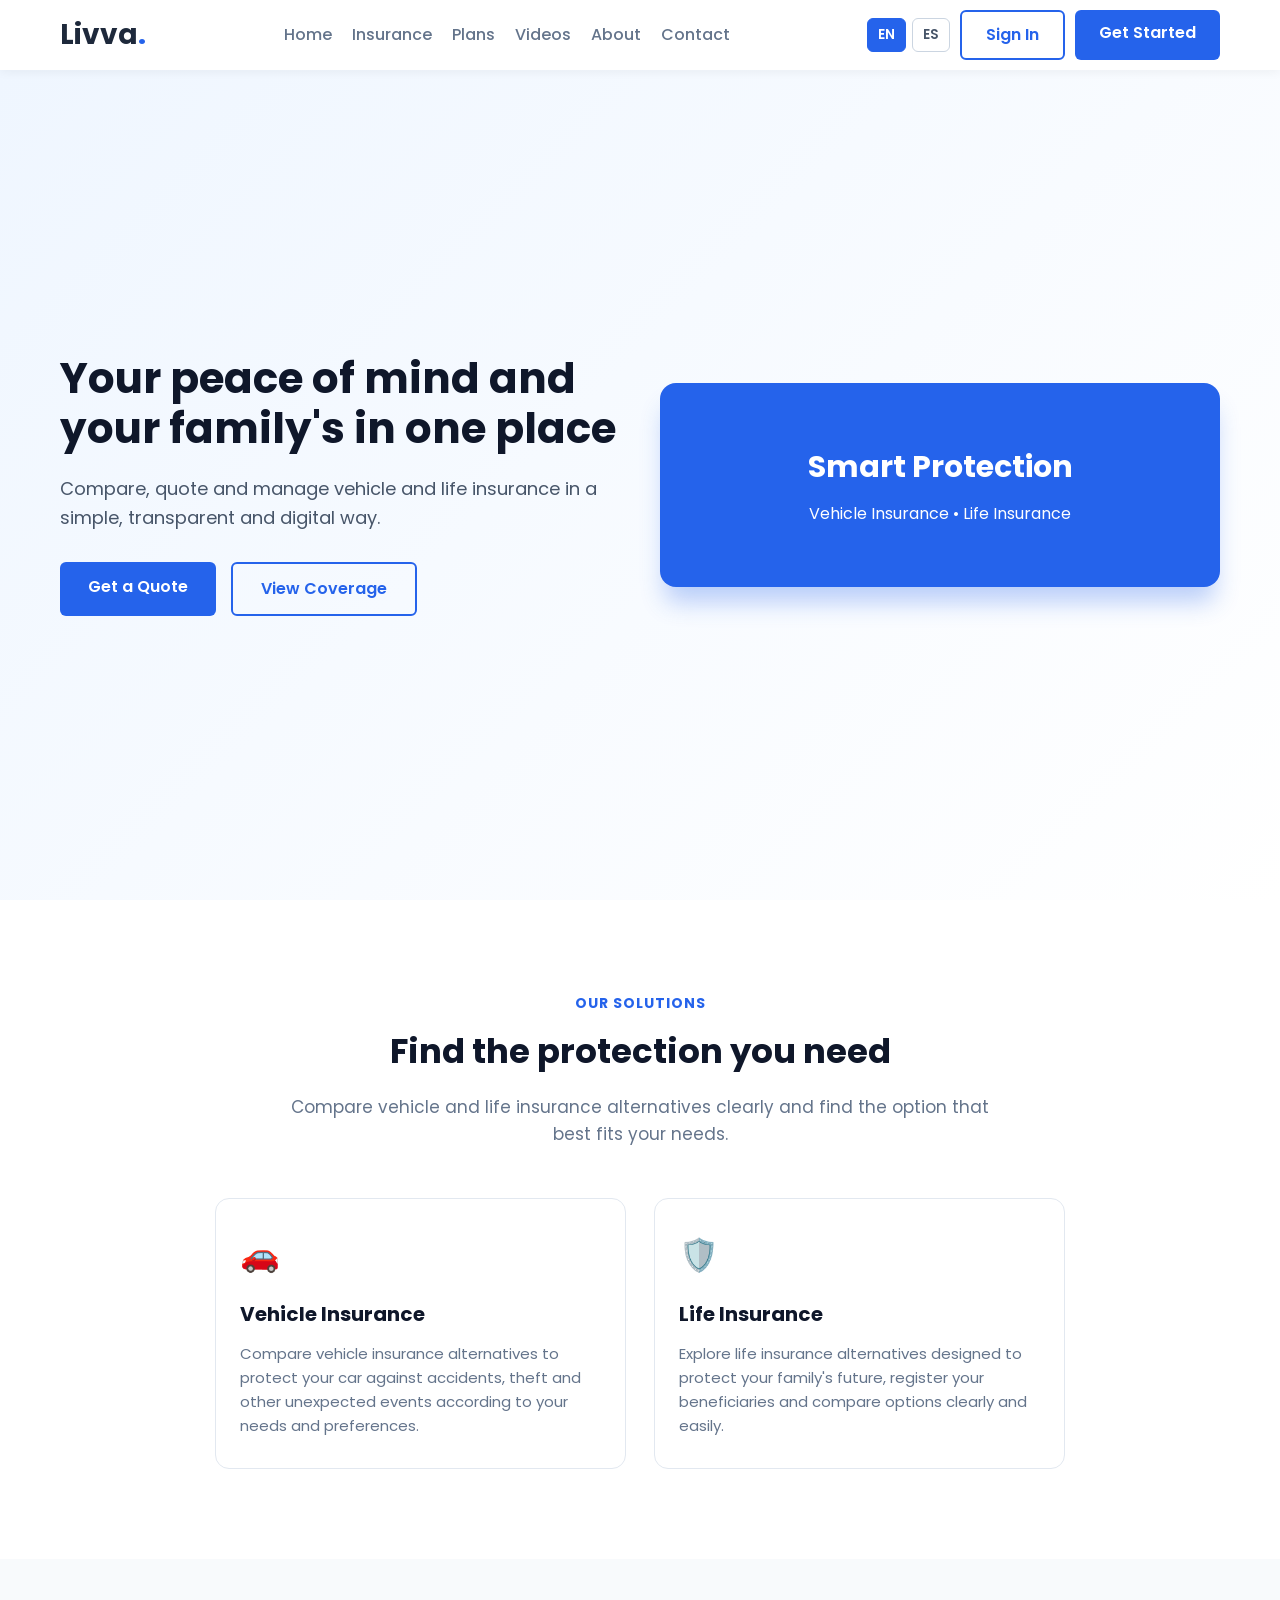
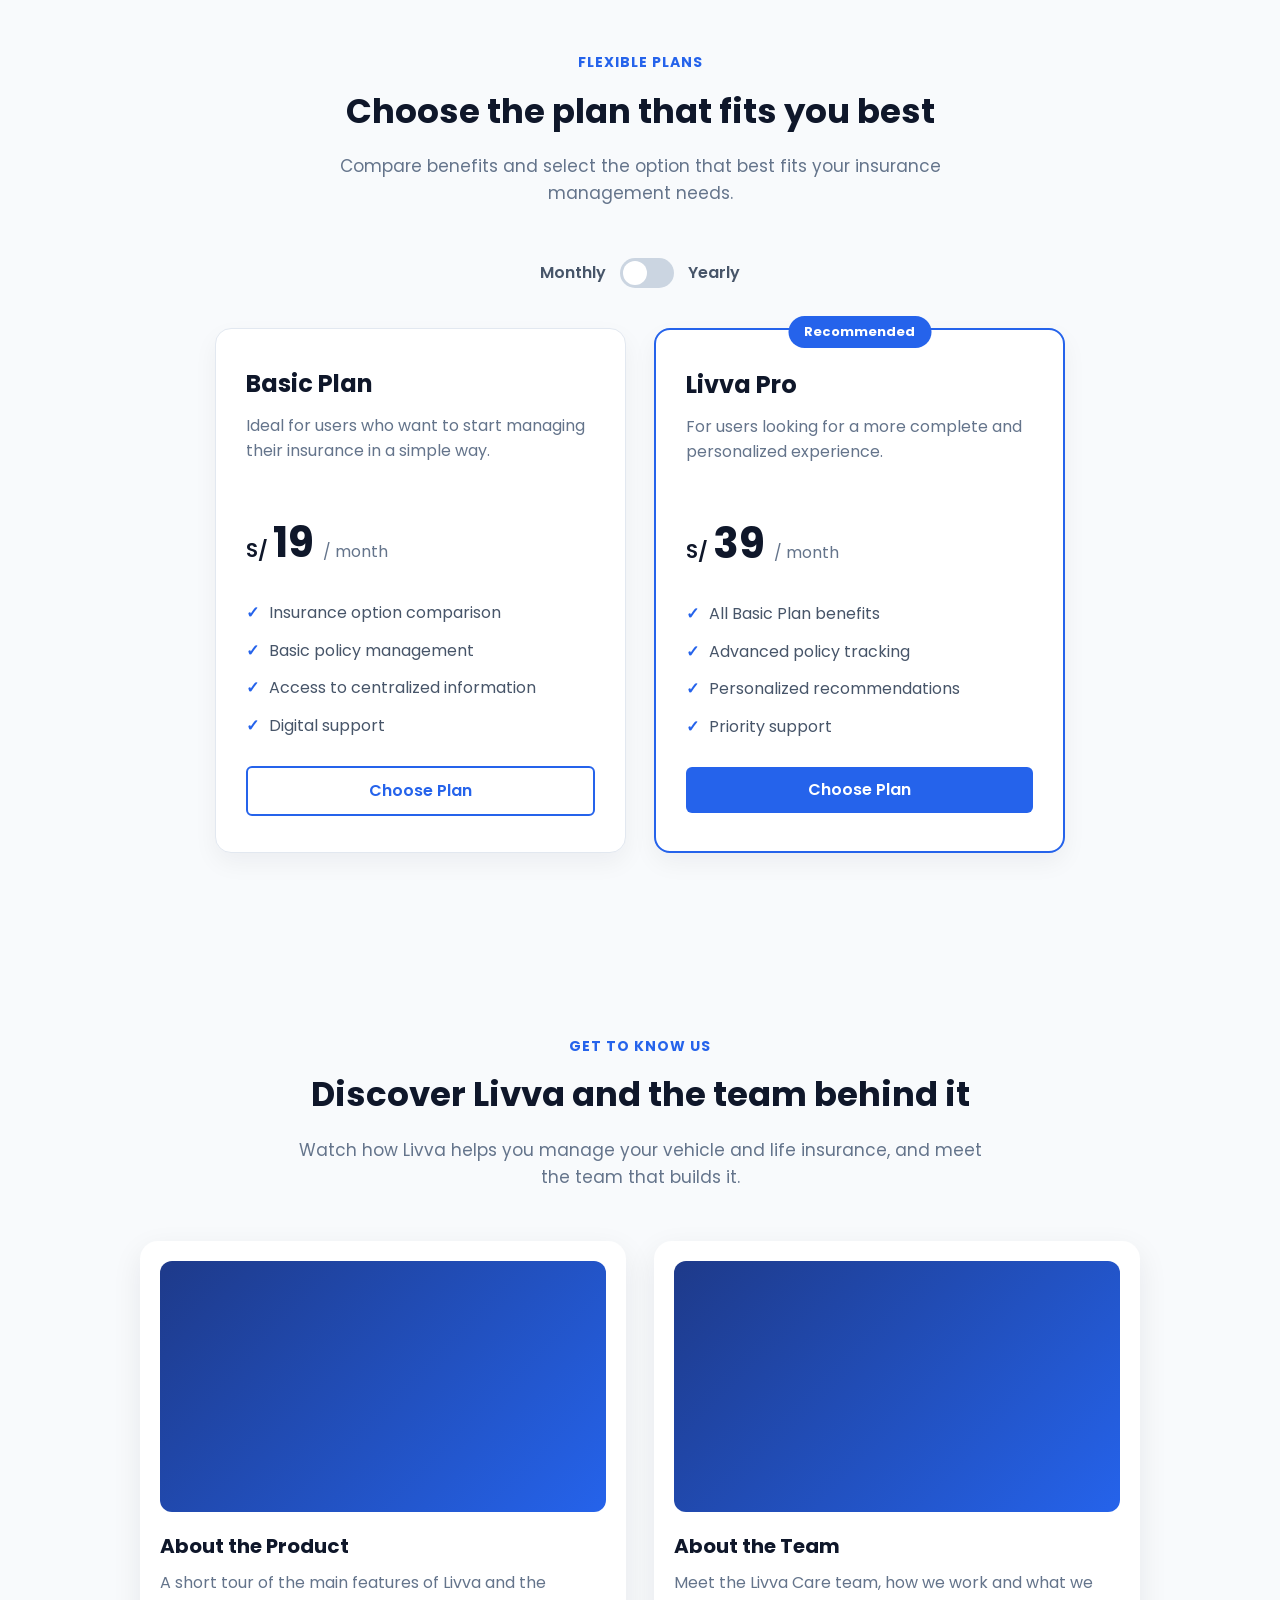
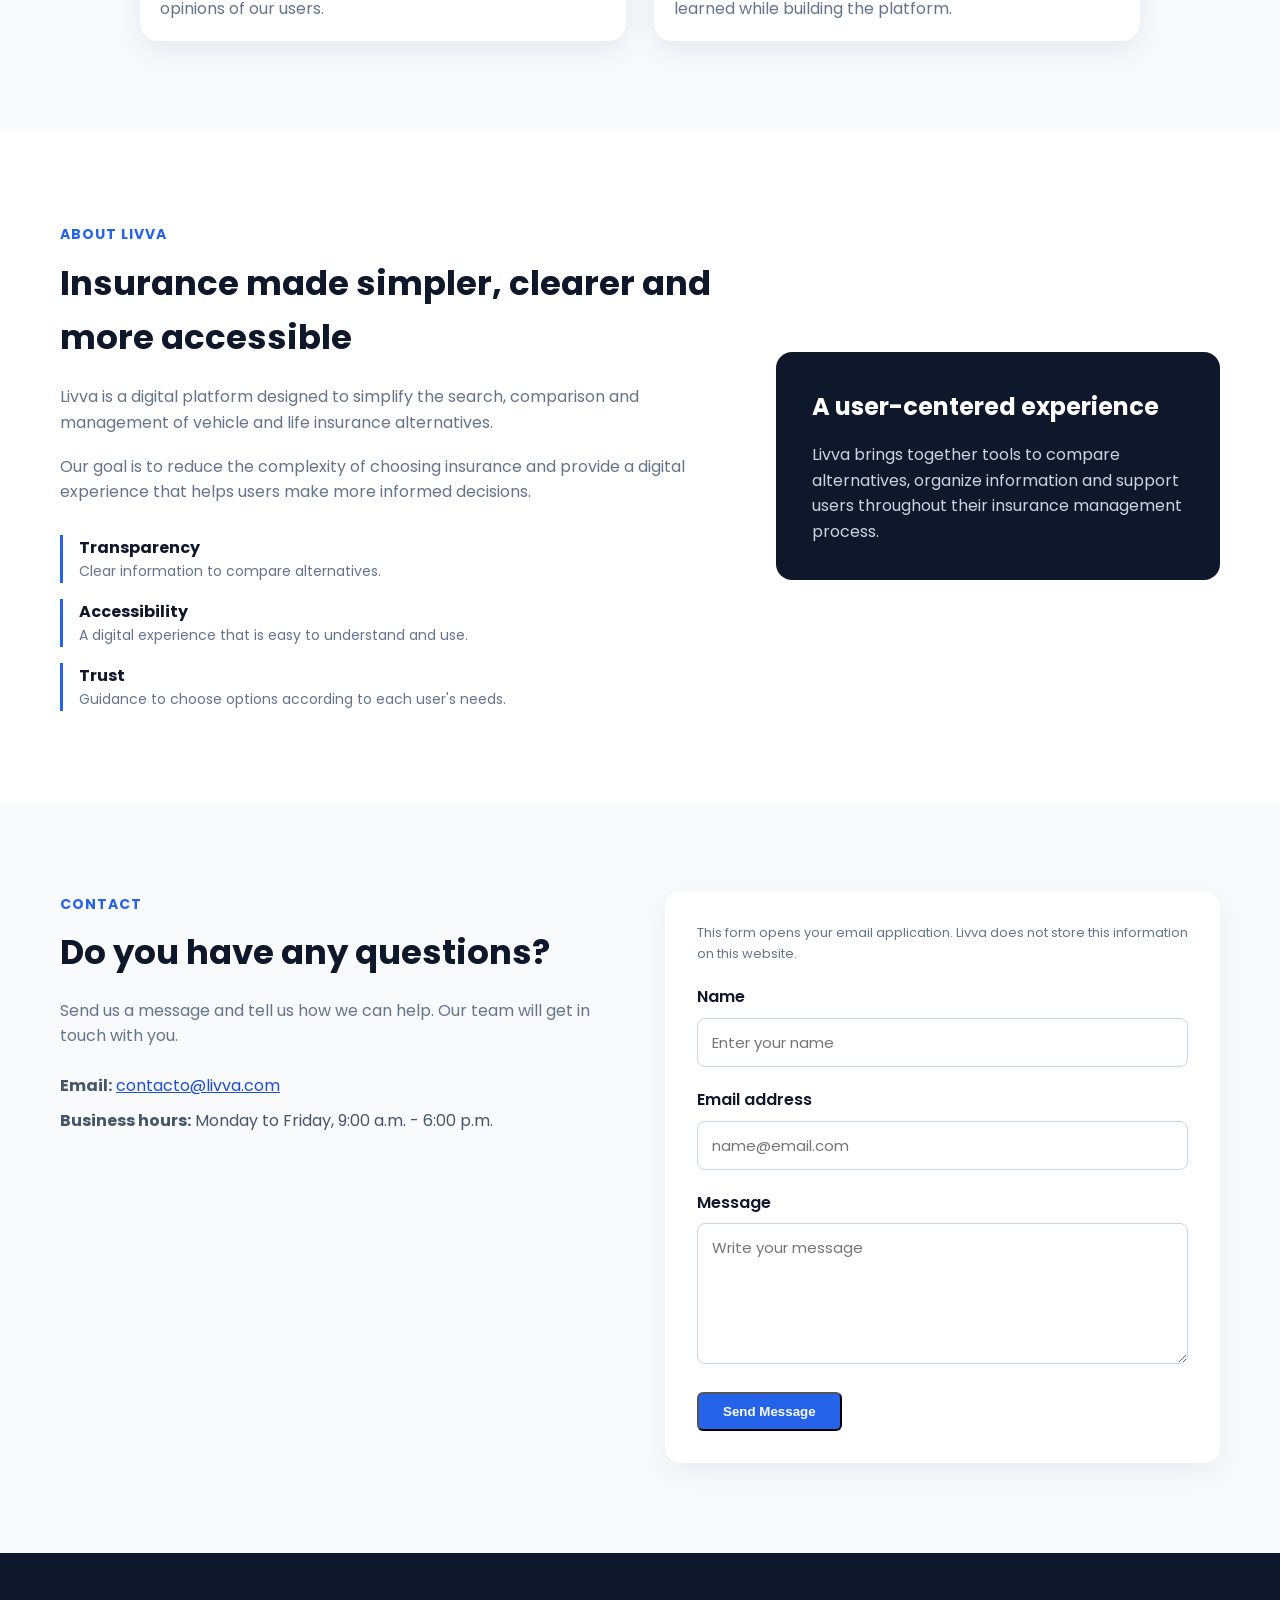
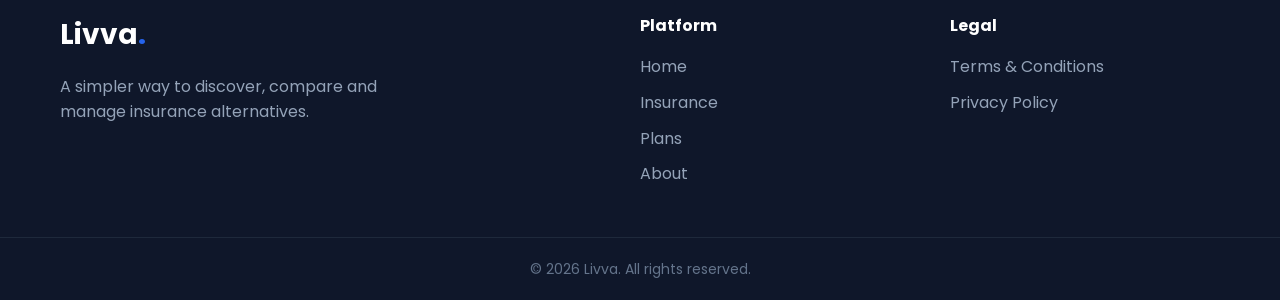
<file: index.html>
<!DOCTYPE html>
<html lang="en">

<head>
    <meta charset="UTF-8">

    <meta
            name="viewport"
            content="width=device-width, initial-scale=1.0"
    >

    <title data-i18n="meta.title">Livva - Smart insurance made simple</title>

    <meta
            name="description"
            content="Livva helps you compare and manage vehicle and life insurance options in a simple, clear and digital way."
            data-i18n-content="meta.description"
    >

    <meta
            name="keywords"
            content="insurance, vehicle insurance, life insurance, insurance comparison, Livva"
            data-i18n-content="meta.keywords"
    >

    <meta
            name="author"
            content="Livva Care"
    >

    <link
            rel="icon"
            href="favicon.svg"
            type="image/svg+xml"
    >

    <link
            rel="preconnect"
            href="https://fonts.googleapis.com"
    >

    <link
            rel="preconnect"
            href="https://fonts.gstatic.com"
            crossorigin
    >

    <link
            href="https://fonts.googleapis.com/css2?family=Poppins:wght@300;400;500;600;700&display=swap"
            rel="stylesheet"
    >

    <link
            rel="stylesheet"
            href="styles.css?v=1.2.0"
    >
</head>

<body>

<a
        href="#contenido-principal"
        class="skip-link"
        data-i18n="a11y.skipToContent"
>
    Skip to main content
</a>

<!-- Header -->

<header class="header">

    <div class="container navbar">

        <a
                href="#inicio"
                class="logo"
                aria-label="Go to Livva home"
                data-i18n-aria-label="a11y.home"
        >
            Livva<span>.</span>
        </a>

        <nav
                class="nav-menu"
                aria-label="Main navigation"
                data-i18n-aria-label="a11y.mainNavigation"
        >
            <ul>

                <li>
                    <a
                            href="#inicio"
                            data-i18n="nav.home"
                    >
                        Home
                    </a>
                </li>

                <li>
                    <a
                            href="#servicios"
                            data-i18n="nav.insurance"
                    >
                        Insurance
                    </a>
                </li>

                <li>
                    <a
                            href="#planes"
                            data-i18n="nav.plans"
                    >
                        Plans
                    </a>
                </li>

                <li>
                    <a
                            href="#videos"
                            data-i18n="nav.videos"
                    >
                        Videos
                    </a>
                </li>
                <li>
                    <a
                            href="#nosotros"
                            data-i18n="nav.about"
                    >
                        About
                    </a>
                </li>

                <li>
                    <a
                            href="#contacto"
                            data-i18n="nav.contact"
                    >
                        Contact
                    </a>
                </li>

            </ul>
        </nav>

        <div class="nav-buttons">

            <!-- Language selector -->

            <div
                class="language-switcher"
                aria-label="Language selector"
                data-i18n-aria-label="a11y.languageSelector"
            >

                <button
                        id="lang-en"
                        class="lang-btn active"
                        type="button"
                        aria-label="Change language to English"
                        aria-pressed="true"
                        data-i18n-aria-label="a11y.changeToEnglish"
                >
                    EN
                </button>

                <button
                        id="lang-es"
                        class="lang-btn"
                        type="button"
                        aria-label="Cambiar idioma a español"
                        aria-pressed="false"
                        data-i18n-aria-label="a11y.changeToSpanish"
                >
                    ES
                </button>

            </div>

            <a
                    href="https://livva-web-application.web.app/login"
                    class="btn btn-outline"
                    data-i18n="nav.login"
            >
                Sign In
            </a>

            <a
                    href="https://livva-web-application.web.app/register"
                    class="btn btn-primary"
                    data-i18n="nav.start"
            >
                Get Started
            </a>

        </div>

    </div>

</header>

<main id="contenido-principal">

    <!-- Hero -->

    <section
            id="inicio"
            class="hero"
    >

        <div class="container hero-container">

            <div class="hero-text">

                <h1 data-i18n="hero.title">
                    Your peace of mind and your family's in one place
                </h1>

                <p data-i18n="hero.description">
                    Compare, quote and manage vehicle and life insurance
                    in a simple, transparent and digital way.
                </p>

                <div class="hero-cta">

                    <a
                            href="#planes"
                            class="btn btn-primary btn-large"
                            data-i18n="hero.quote"
                    >
                        Get a Quote
                    </a>

                    <a
                            href="#servicios"
                            class="btn btn-secondary btn-large"
                            data-i18n="hero.coverage"
                    >
                        View Coverage
                    </a>

                </div>

            </div>

            <div class="hero-image">

                <div class="image-card">

                    <h2 data-i18n="hero.cardTitle">
                        Smart Protection
                    </h2>

                    <p data-i18n="hero.cardDescription">
                        Vehicle Insurance • Life Insurance
                    </p>

                </div>

            </div>

        </div>

    </section>


    <!-- Services -->

    <section
            id="servicios"
            class="services"
    >

        <div class="container">

            <div class="section-heading">

                <span
                        class="section-label"
                        data-i18n="services.label"
                >
                    Our solutions
                </span>

                <h2 data-i18n="services.title">
                    Find the protection you need
                </h2>

                <p data-i18n="services.description">
                    Compare vehicle and life insurance alternatives
                    clearly and find the option that best fits your needs.
                </p>

            </div>

            <div class="services-grid">

                <!-- Vehicle Insurance -->

                <article class="service-card">

                    <div
                            class="service-icon"
                            aria-hidden="true"
                    >
                        🚗
                    </div>

                    <h3 data-i18n="services.vehicleTitle">
                        Vehicle Insurance
                    </h3>

                    <p data-i18n="services.vehicleDescription">
                        Compare vehicle insurance alternatives to protect
                        your car against accidents, theft and other unexpected
                        events according to your needs and preferences.
                    </p>

                </article>


                <!-- Life Insurance -->

                <article class="service-card">

                    <div
                            class="service-icon"
                            aria-hidden="true"
                    >
                        🛡️
                    </div>

                    <h3 data-i18n="services.lifeTitle">
                        Life Insurance
                    </h3>

                    <p data-i18n="services.lifeDescription">
                        Explore life insurance alternatives designed
                        to protect your family's future, register your
                        beneficiaries and compare options clearly and easily.
                    </p>

                </article>

            </div>

        </div>

    </section>


    <!-- Plans -->

    <section
            id="planes"
            class="plans"
    >

        <div class="container">

            <div class="section-heading">

                <span
                        class="section-label"
                        data-i18n="plans.label"
                >
                    Flexible plans
                </span>

                <h2 data-i18n="plans.title">
                    Choose the plan that fits you best
                </h2>

                <p data-i18n="plans.description">
                    Compare benefits and select the option that best
                    fits your insurance management needs.
                </p>

            </div>


            <!-- Billing selector -->

            <div class="billing-toggle">

                <span data-i18n="plans.monthly">
                    Monthly
                </span>

                <button
                        id="billingToggle"
                        class="toggle-button"
                        type="button"
                        aria-label="Switch between monthly and yearly billing"
                        aria-pressed="false"
                        data-i18n-aria-label="a11y.billingToggle"
                >
                    <span class="toggle-circle"></span>
                </button>

                <span data-i18n="plans.yearly">
                    Yearly
                </span>

            </div>


            <div class="plans-grid">

                <!-- Basic Plan -->

                <article class="plan-card">

                    <h3 data-i18n="plans.basicTitle">
                        Basic Plan
                    </h3>

                    <p
                            class="plan-description"
                            data-i18n="plans.basicDescription"
                    >
                        Ideal for users who want to start managing
                        their insurance in a simple way.
                    </p>

                    <div class="plan-price">

                        <span class="currency">
                            S/
                        </span>

                        <span
                                class="price"
                                data-monthly="19"
                                data-yearly="190"
                        >
                            19
                        </span>

                        <span
                                class="period"
                                data-i18n="plans.monthPeriod"
                        >
                            / month
                        </span>

                    </div>

                    <ul class="plan-features">

                        <li data-i18n="plans.basicFeature1">
                            Insurance option comparison
                        </li>

                        <li data-i18n="plans.basicFeature2">
                            Basic policy management
                        </li>

                        <li data-i18n="plans.basicFeature3">
                            Access to centralized information
                        </li>

                        <li data-i18n="plans.basicFeature4">
                            Digital support
                        </li>

                    </ul>

                    <a
                            href="https://livva-web-application.web.app/register"
                            class="btn btn-outline plan-button"
                            data-i18n="plans.choose"
                    >
                        Choose Plan
                    </a>

                </article>


                <!-- Pro Plan -->

                <article class="plan-card featured">

                    <span
                            class="recommended-badge"
                            data-i18n="plans.recommended"
                    >
                        Recommended
                    </span>

                    <h3>
                        Livva Pro
                    </h3>

                    <p
                            class="plan-description"
                            data-i18n="plans.proDescription"
                    >
                        For users looking for a more complete
                        and personalized experience.
                    </p>

                    <div class="plan-price">

                        <span class="currency">
                            S/
                        </span>

                        <span
                                class="price"
                                data-monthly="39"
                                data-yearly="390"
                        >
                            39
                        </span>

                        <span
                                class="period"
                                data-i18n="plans.monthPeriod"
                        >
                            / month
                        </span>

                    </div>

                    <ul class="plan-features">

                        <li data-i18n="plans.proFeature1">
                            All Basic Plan benefits
                        </li>

                        <li data-i18n="plans.proFeature2">
                            Advanced policy tracking
                        </li>

                        <li data-i18n="plans.proFeature3">
                            Personalized recommendations
                        </li>

                        <li data-i18n="plans.proFeature4">
                            Priority support
                        </li>

                    </ul>

                    <a
                            href="https://livva-web-application.web.app/register"
                            class="btn btn-primary plan-button"
                            data-i18n="plans.choose"
                    >
                        Choose Plan
                    </a>

                </article>

            </div>

        </div>

    </section>


    <!-- Videos -->

    <section
            id="videos"
            class="videos"
    >

        <div class="container">

            <div class="section-heading">

                <span
                        class="section-label"
                        data-i18n="videos.label"
                >
                    Get to know us
                </span>

                <h2 data-i18n="videos.title">
                    Discover Livva and the team behind it
                </h2>

                <p data-i18n="videos.description">
                    Watch how Livva helps you manage your vehicle and
                    life insurance, and meet the team that builds it.
                </p>

            </div>

            <div class="videos-grid">

                <!-- To publish a video, write its YouTube ID in data-youtube-id. -->

                <article class="video-card">

                    <div
                            class="video-frame"
                            data-youtube-id="L4VcMQOwVsE"
                            data-title-key="videos.productTitle"
                    >
                        <span
                                class="video-placeholder"
                                data-i18n="videos.comingSoon"
                        >
                            Video coming soon
                        </span>
                    </div>

                    <h3 data-i18n="videos.productTitle">
                        About the Product
                    </h3>

                    <p data-i18n="videos.productDescription">
                        A short tour of the main features of Livva and
                        the opinions of our users.
                    </p>

                </article>

                <article class="video-card">

                    <div
                            class="video-frame"
                            data-youtube-id="JtCnvOS_e-k"
                            data-title-key="videos.teamTitle"
                    >
                        <span
                                class="video-placeholder"
                                data-i18n="videos.comingSoon"
                        >
                            Video coming soon
                        </span>
                    </div>

                    <h3 data-i18n="videos.teamTitle">
                        About the Team
                    </h3>

                    <p data-i18n="videos.teamDescription">
                        Meet the Livva Care team, how we work and what
                        we learned while building the platform.
                    </p>

                </article>

            </div>

        </div>

    </section>


    <!-- About -->

    <section
            id="nosotros"
            class="about"
    >

        <div class="container about-container">

            <div class="about-content">

                <span
                        class="section-label"
                        data-i18n="about.label"
                >
                    About Livva
                </span>

                <h2 data-i18n="about.title">
                    Insurance made simpler, clearer and more accessible
                </h2>

                <p data-i18n="about.description1">
                    Livva is a digital platform designed to simplify
                    the search, comparison and management of vehicle
                    and life insurance alternatives.
                </p>

                <p data-i18n="about.description2">
                    Our goal is to reduce the complexity of choosing
                    insurance and provide a digital experience that
                    helps users make more informed decisions.
                </p>

                <div class="about-features">

                    <div class="about-feature">

                        <strong data-i18n="about.transparency">
                            Transparency
                        </strong>

                        <span data-i18n="about.transparencyDescription">
                            Clear information to compare alternatives.
                        </span>

                    </div>

                    <div class="about-feature">

                        <strong data-i18n="about.accessibility">
                            Accessibility
                        </strong>

                        <span data-i18n="about.accessibilityDescription">
                            A digital experience that is easy to understand and use.
                        </span>

                    </div>

                    <div class="about-feature">

                        <strong data-i18n="about.trust">
                            Trust
                        </strong>

                        <span data-i18n="about.trustDescription">
                            Guidance to choose options according to each user's needs.
                        </span>

                    </div>

                </div>

            </div>


            <div class="about-card">

                <h3 data-i18n="about.cardTitle">
                    A user-centered experience
                </h3>

                <p data-i18n="about.cardDescription">
                    Livva brings together tools to compare alternatives,
                    organize information and support users throughout
                    their insurance management process.
                </p>

            </div>

        </div>

    </section>


    <!-- Contact -->

    <section
            id="contacto"
            class="contact"
    >

        <div class="container contact-container">

            <div class="contact-info">

                <span
                        class="section-label"
                        data-i18n="contact.label"
                >
                    Contact
                </span>

                <h2 data-i18n="contact.title">
                    Do you have any questions?
                </h2>

                <p data-i18n="contact.description">
                    Send us a message and tell us how we can help.
                    Our team will get in touch with you.
                </p>

                <div class="contact-details">

                    <p>
                        <strong data-i18n="contact.email">
                            Email:
                        </strong>

                        <a href="mailto:contacto@livva.com">
                            contacto@livva.com
                        </a>
                    </p>

                    <p>
                        <strong data-i18n="contact.schedule">
                            Business hours:
                        </strong>

                        <span data-i18n="contact.scheduleValue">
                            Monday to Friday, 9:00 a.m. - 6:00 p.m.
                        </span>
                    </p>

                </div>

            </div>


            <form
                    id="contactForm"
                    class="contact-form"
                    aria-describedby="contact-form-note"
            >

                <p
                        id="contact-form-note"
                        class="form-note"
                        data-i18n="contact.formNotice"
                >
                    This form opens your email application. Livva does not store this information on this website.
                </p>

                <div class="form-group">

                    <label
                            for="name"
                            data-i18n="contact.name"
                    >
                        Name
                    </label>

                    <input
                            type="text"
                            id="name"
                            name="name"
                            placeholder="Enter your name"
                            data-i18n-placeholder="contact.namePlaceholder"
                            autocomplete="name"
                            required
                    >

                </div>

                <div class="form-group">

                    <label
                            for="email"
                            data-i18n="contact.emailLabel"
                    >
                        Email address
                    </label>

                    <input
                            type="email"
                            id="email"
                            name="email"
                            placeholder="name@email.com"
                            data-i18n-placeholder="contact.emailPlaceholder"
                            autocomplete="email"
                            required
                    >

                </div>

                <div class="form-group">

                    <label
                            for="message"
                            data-i18n="contact.message"
                    >
                        Message
                    </label>

                    <textarea
                            id="message"
                            name="message"
                            rows="5"
                            placeholder="Write your message"
                            data-i18n-placeholder="contact.messagePlaceholder"
                            required
                    ></textarea>

                </div>

                <button
                        type="submit"
                        class="btn btn-primary"
                        data-i18n="contact.send"
                >
                    Send Message
                </button>

            </form>

        </div>

    </section>

</main>


<!-- Footer -->

<footer class="footer">

    <div class="container footer-container">

        <div class="footer-brand">

            <a
                    href="#inicio"
                    class="logo footer-logo"
                    aria-label="Go to Livva home"
                    data-i18n-aria-label="a11y.home"
            >
                Livva<span>.</span>
            </a>

            <p data-i18n="footer.description">
                A simpler way to discover, compare and manage
                insurance alternatives.
            </p>

        </div>


        <div class="footer-links">

            <h3 data-i18n="footer.platform">
                Platform
            </h3>

            <a
                    href="#inicio"
                    data-i18n="nav.home"
            >
                Home
            </a>

            <a
                    href="#servicios"
                    data-i18n="nav.insurance"
            >
                Insurance
            </a>

            <a
                    href="#planes"
                    data-i18n="nav.plans"
            >
                Plans
            </a>

            <a
                    href="#nosotros"
                    data-i18n="nav.about"
            >
                About
            </a>

        </div>


        <div class="footer-links">

            <h3 data-i18n="footer.legal">
                Legal
            </h3>

            <a
                    href="terms.html"
                    data-i18n="footer.terms"
            >
                Terms &amp; Conditions
            </a>

            <a
                    href="privacy.html"
                    data-i18n="footer.privacy"
            >
                Privacy Policy
            </a>

        </div>

    </div>


    <div class="footer-bottom">

        <div class="container">

            <p data-i18n="footer.copyright">
                &copy; 2026 Livva. All rights reserved.
            </p>

        </div>

    </div>

</footer>

<script src="i18n.js?v=1.2.0"></script>
<script src="script.js?v=1.2.0"></script>

</body>

</html>
</file>
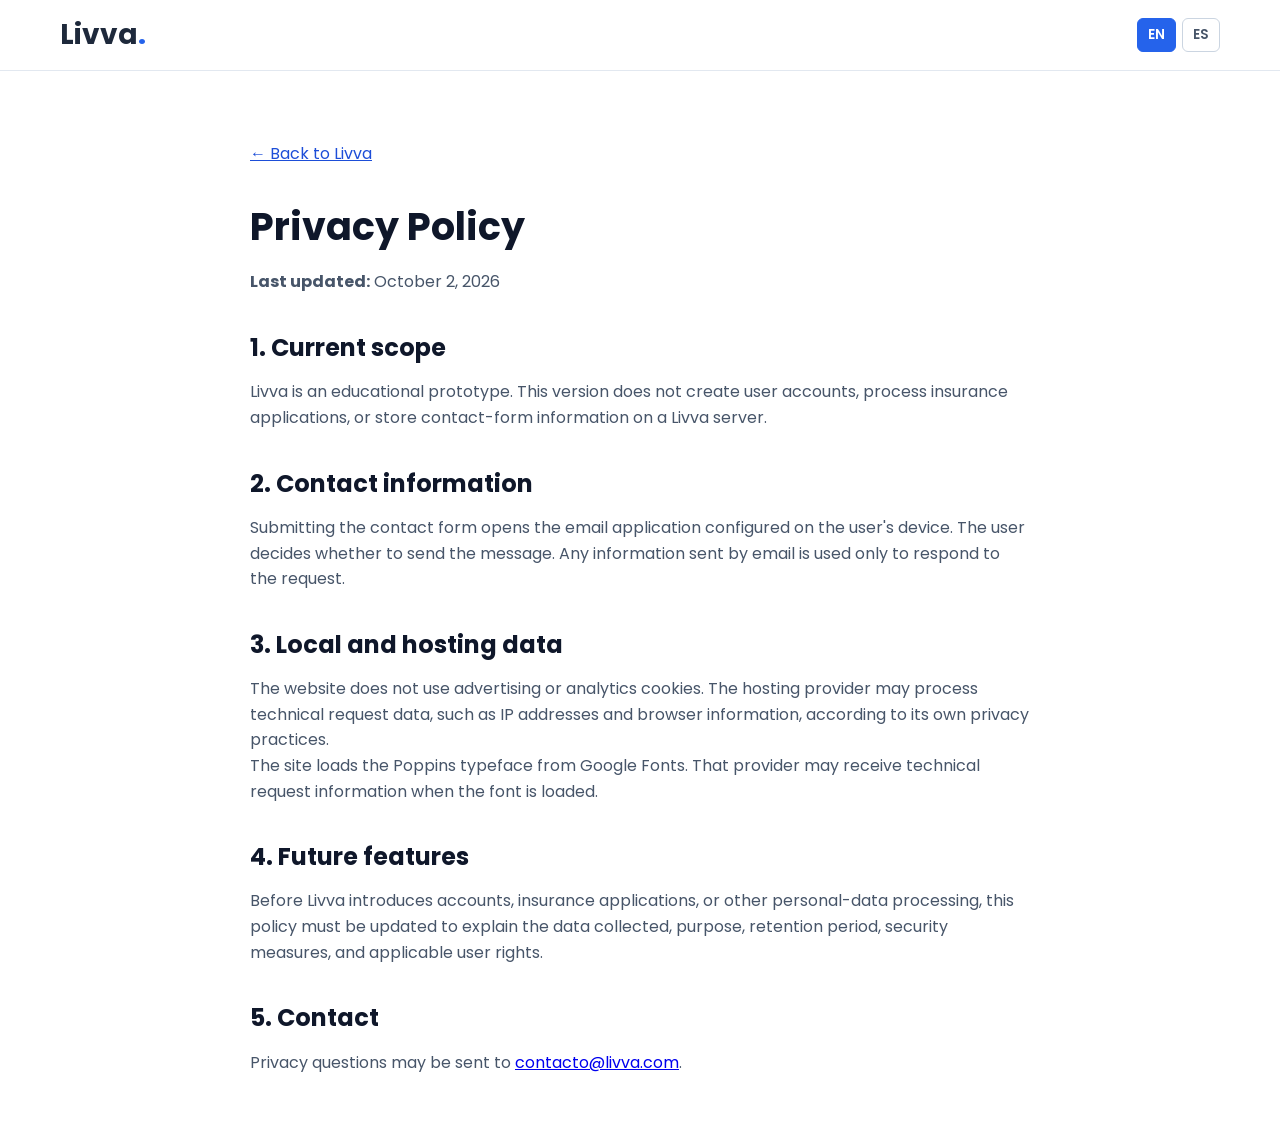
<file: privacy.html>
<!DOCTYPE html>
<html lang="en">
<head>
    <meta charset="UTF-8">
    <meta name="viewport" content="width=device-width, initial-scale=1.0">
    <meta name="description" content="Livva privacy policy for the current educational prototype." data-i18n-content="privacy.metaDescription">
    <title data-i18n="privacy.metaTitle">Privacy Policy | Livva</title>
    <link rel="icon" href="favicon.svg" type="image/svg+xml">
    <link rel="preconnect" href="https://fonts.googleapis.com">
    <link rel="preconnect" href="https://fonts.gstatic.com" crossorigin>
    <link href="https://fonts.googleapis.com/css2?family=Poppins:wght@300;400;500;600;700&display=swap" rel="stylesheet">
    <link rel="stylesheet" href="styles.css">
</head>
<body>
<header class="legal-header">
    <div class="container legal-nav">
        <a class="logo" href="index.html" data-i18n-aria-label="a11y.home">Livva<span>.</span></a>
        <div class="language-switcher" aria-label="Language selector" data-i18n-aria-label="a11y.languageSelector">
            <button id="lang-en" class="lang-btn active" type="button" aria-pressed="true" data-i18n-aria-label="a11y.changeToEnglish">EN</button>
            <button id="lang-es" class="lang-btn" type="button" aria-pressed="false" data-i18n-aria-label="a11y.changeToSpanish">ES</button>
        </div>
    </div>
</header>

<main class="legal-page" id="contenido-principal">
    <article class="container legal-document">
        <a class="legal-back-link" href="index.html" data-i18n="legal.back">← Back to Livva</a>

        <h1 data-i18n="privacy.title">Privacy Policy</h1>
        <p><strong data-i18n="legal.lastUpdated">Last updated:</strong> <span data-i18n="legal.updatedDate">October 2, 2026</span></p>

        <h2 data-i18n="privacy.section1Title">1. Current scope</h2>
        <p data-i18n="privacy.section1Body">Livva is an educational prototype. This version does not create user accounts, process insurance applications, or store contact-form information on a Livva server.</p>

        <h2 data-i18n="privacy.section2Title">2. Contact information</h2>
        <p data-i18n="privacy.section2Body">Submitting the contact form opens the email application configured on the user's device. The user decides whether to send the message. Any information sent by email is used only to respond to the request.</p>

        <h2 data-i18n="privacy.section3Title">3. Local and hosting data</h2>
        <p data-i18n="privacy.section3Body1">The website does not use advertising or analytics cookies. The hosting provider may process technical request data, such as IP addresses and browser information, according to its own privacy practices.</p>
        <p data-i18n="privacy.section3Body2">The site loads the Poppins typeface from Google Fonts. That provider may receive technical request information when the font is loaded.</p>

        <h2 data-i18n="privacy.section4Title">4. Future features</h2>
        <p data-i18n="privacy.section4Body">Before Livva introduces accounts, insurance applications, or other personal-data processing, this policy must be updated to explain the data collected, purpose, retention period, security measures, and applicable user rights.</p>

        <h2 data-i18n="privacy.section5Title">5. Contact</h2>
        <p><span data-i18n="privacy.section5Body">Privacy questions may be sent to</span> <a href="mailto:contacto@livva.com">contacto@livva.com</a>.</p>
    </article>
</main>

<script src="i18n.js?v=1.1.2"></script>
</body>
</html>
</file>
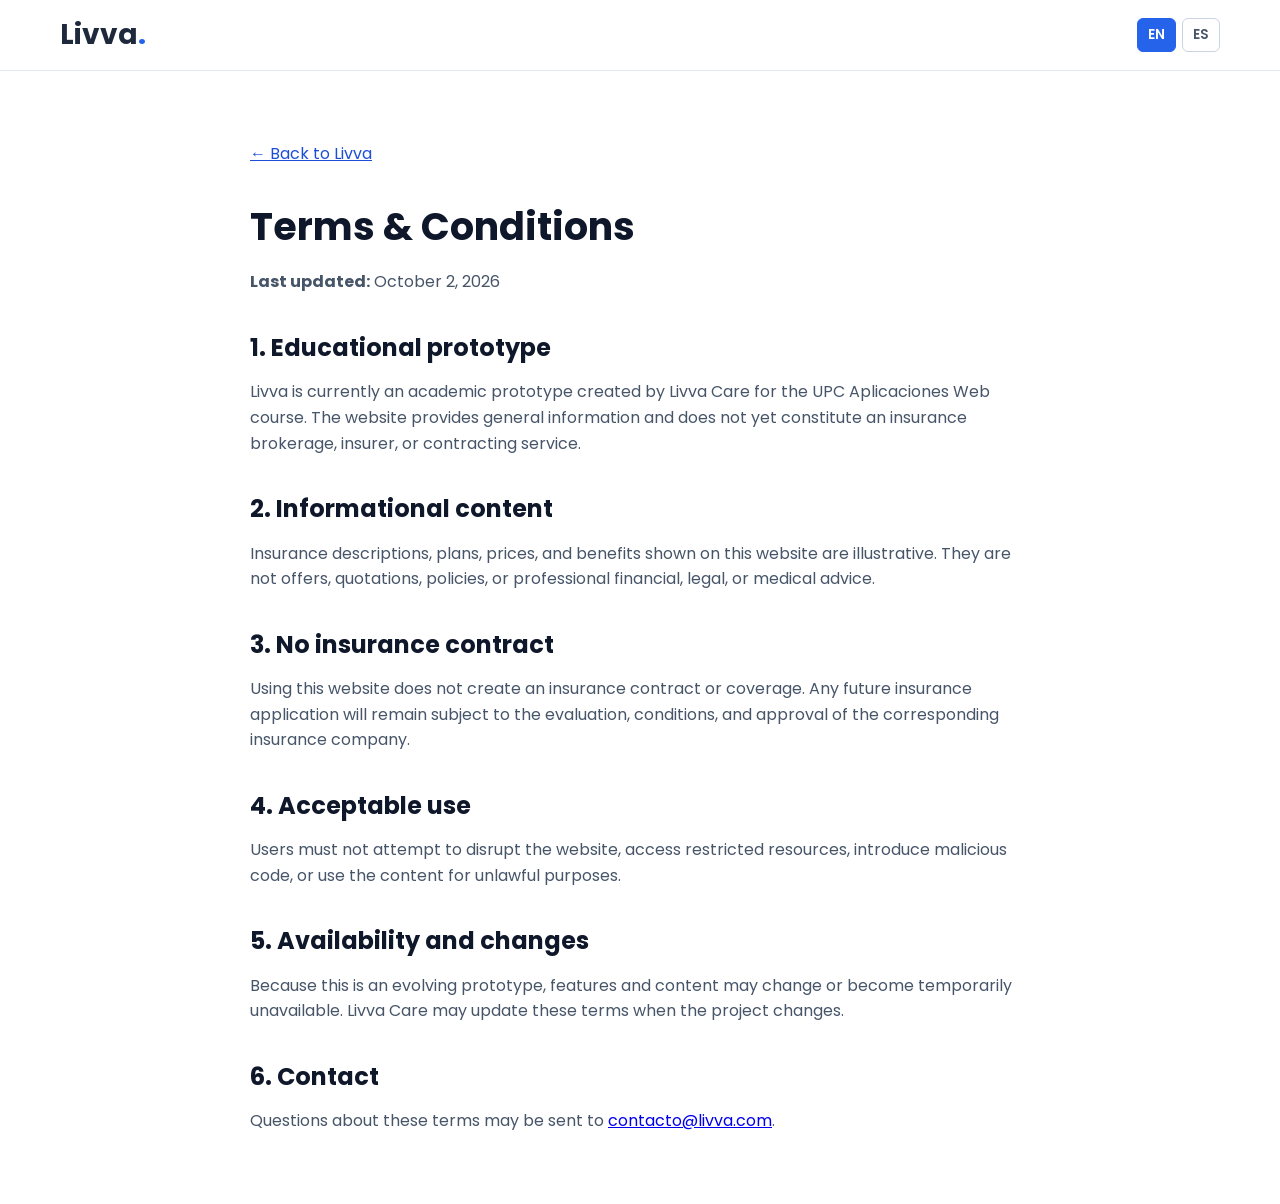
<file: terms.html>
<!DOCTYPE html>
<html lang="en">
<head>
    <meta charset="UTF-8">
    <meta name="viewport" content="width=device-width, initial-scale=1.0">
    <meta name="description" content="Livva terms and conditions for the current educational prototype." data-i18n-content="terms.metaDescription">
    <title data-i18n="terms.metaTitle">Terms &amp; Conditions | Livva</title>
    <link rel="icon" href="favicon.svg" type="image/svg+xml">
    <link rel="preconnect" href="https://fonts.googleapis.com">
    <link rel="preconnect" href="https://fonts.gstatic.com" crossorigin>
    <link href="https://fonts.googleapis.com/css2?family=Poppins:wght@300;400;500;600;700&display=swap" rel="stylesheet">
    <link rel="stylesheet" href="styles.css">
</head>
<body>
<header class="legal-header">
    <div class="container legal-nav">
        <a class="logo" href="index.html" data-i18n-aria-label="a11y.home">Livva<span>.</span></a>
        <div class="language-switcher" aria-label="Language selector" data-i18n-aria-label="a11y.languageSelector">
            <button id="lang-en" class="lang-btn active" type="button" aria-pressed="true" data-i18n-aria-label="a11y.changeToEnglish">EN</button>
            <button id="lang-es" class="lang-btn" type="button" aria-pressed="false" data-i18n-aria-label="a11y.changeToSpanish">ES</button>
        </div>
    </div>
</header>

<main class="legal-page" id="contenido-principal">
    <article class="container legal-document">
        <a class="legal-back-link" href="index.html" data-i18n="legal.back">← Back to Livva</a>

        <h1 data-i18n="terms.title">Terms &amp; Conditions</h1>
        <p><strong data-i18n="legal.lastUpdated">Last updated:</strong> <span data-i18n="legal.updatedDate">October 2, 2026</span></p>

        <h2 data-i18n="terms.section1Title">1. Educational prototype</h2>
        <p data-i18n="terms.section1Body">Livva is currently an academic prototype created by Livva Care for the UPC Aplicaciones Web course. The website provides general information and does not yet constitute an insurance brokerage, insurer, or contracting service.</p>

        <h2 data-i18n="terms.section2Title">2. Informational content</h2>
        <p data-i18n="terms.section2Body">Insurance descriptions, plans, prices, and benefits shown on this website are illustrative. They are not offers, quotations, policies, or professional financial, legal, or medical advice.</p>

        <h2 data-i18n="terms.section3Title">3. No insurance contract</h2>
        <p data-i18n="terms.section3Body">Using this website does not create an insurance contract or coverage. Any future insurance application will remain subject to the evaluation, conditions, and approval of the corresponding insurance company.</p>

        <h2 data-i18n="terms.section4Title">4. Acceptable use</h2>
        <p data-i18n="terms.section4Body">Users must not attempt to disrupt the website, access restricted resources, introduce malicious code, or use the content for unlawful purposes.</p>

        <h2 data-i18n="terms.section5Title">5. Availability and changes</h2>
        <p data-i18n="terms.section5Body">Because this is an evolving prototype, features and content may change or become temporarily unavailable. Livva Care may update these terms when the project changes.</p>

        <h2 data-i18n="terms.section6Title">6. Contact</h2>
        <p><span data-i18n="terms.section6Body">Questions about these terms may be sent to</span> <a href="mailto:contacto@livva.com">contacto@livva.com</a>.</p>
    </article>
</main>

<script src="i18n.js?v=1.1.2"></script>
</body>
</html>
</file>
<file: styles.css>
* {
    margin: 0;
    padding: 0;
    box-sizing: border-box;
}

html {
    scroll-behavior: smooth;
}

section {
    scroll-margin-top: 90px;
}

body {
    font-family: 'Poppins', sans-serif;
    color: #333333;
    line-height: 1.6;
    background-color: #f8f9fa;
}

.skip-link {
    position: fixed;
    top: 12px;
    left: 12px;
    z-index: 1000;
    padding: 10px 16px;
    border-radius: 6px;
    color: #ffffff;
    background-color: #0f172a;
    transform: translateY(-150%);
}

.skip-link:focus {
    transform: translateY(0);
}

a:focus-visible,
button:focus-visible,
input:focus-visible,
textarea:focus-visible {
    outline: 3px solid #f59e0b;
    outline-offset: 3px;
}

.container {
    width: 100%;
    max-width: 1200px;
    margin: 0 auto;
    padding: 0 20px;
}

/* Buttons */

.btn {
    display: inline-block;
    padding: 10px 24px;
    border-radius: 6px;
    text-decoration: none;
    font-weight: 600;
    transition: all 0.3s ease;
}

.btn-primary {
    background-color: #2563eb;
    color: #ffffff;
}

.btn-primary:hover {
    background-color: #1d4ed8;
}

.btn-outline {
    border: 2px solid #2563eb;
    color: #2563eb;
}

.btn-outline:hover {
    background-color: #2563eb;
    color: #ffffff;
}

.btn-secondary {
    border: 2px solid #2563eb;
    color: #2563eb;
    background-color: transparent;
}

.btn-secondary:hover {
    background-color: #2563eb;
    color: #ffffff;
}

.btn-large {
    padding: 12px 28px;
}

/* Header */

.header {
    background-color: #ffffff;
    box-shadow: 0 2px 10px rgba(0, 0, 0, 0.05);
    position: sticky;
    top: 0;
    z-index: 100;
}

.navbar {
    min-height: 70px;
    display: flex;
    justify-content: space-between;
    align-items: center;
}

.logo {
    font-size: 28px;
    font-weight: 700;
    color: #1e293b;
    text-decoration: none;
}

.logo span {
    color: #2563eb;
}

.nav-menu ul {
    display: flex;
    gap: 20px;
    list-style: none;
}

.nav-menu a {
    color: #64748b;
    text-decoration: none;
    font-weight: 500;
    transition: color 0.3s ease;
}

.nav-menu a:hover {
    color: #2563eb;
}

.nav-buttons {
    display: flex;
    gap: 10px;
}

/* Hero */

.hero {
    min-height: calc(100vh - 70px);
    padding: 80px 0;
    display: flex;
    align-items: center;
    background: linear-gradient(
            135deg,
            #eff6ff 0%,
            #ffffff 100%
    );
}

.hero-container {
    display: grid;
    grid-template-columns: 1fr 1fr;
    gap: 40px;
    align-items: center;
}

.hero-text h1 {
    margin-bottom: 20px;
    font-size: 42px;
    line-height: 1.2;
    color: #0f172a;
}

.hero-text p {
    margin-bottom: 30px;
    font-size: 18px;
    color: #475569;
}

.hero-cta {
    display: flex;
    gap: 15px;
}

.hero-image .image-card {
    padding: 60px 40px;
    border-radius: 16px;
    text-align: center;
    color: #ffffff;
    background-color: #2563eb;
    box-shadow: 0 20px 25px -5px rgba(37, 99, 235, 0.3);
}

.hero-image .image-card h2 {
    margin-bottom: 10px;
    font-size: 30px;
}
/* Services */

.services {
    padding: 90px 0;
    background-color: #ffffff;
}

.section-heading {
    max-width: 700px;
    margin: 0 auto 50px;
    text-align: center;
}

.section-label {
    display: inline-block;
    margin-bottom: 10px;
    font-size: 14px;
    font-weight: 700;
    text-transform: uppercase;
    letter-spacing: 1px;
    color: #2563eb;
}

.section-heading h2 {
    margin-bottom: 15px;
    font-size: 34px;
    color: #0f172a;
}

.section-heading p {
    font-size: 17px;
    color: #64748b;
}

.services-grid {
    max-width: 850px;
    margin: 0 auto;
    display: grid;
    grid-template-columns: repeat(2, 1fr);
    gap: 28px;
}

.service-card {
    padding: 30px 24px;
    border: 1px solid #e2e8f0;
    border-radius: 14px;
    background-color: #ffffff;
    transition: transform 0.3s ease, box-shadow 0.3s ease;
}

.service-card:hover {
    transform: translateY(-6px);
    box-shadow: 0 16px 30px rgba(15, 23, 42, 0.08);
}

.service-icon {
    margin-bottom: 18px;
    font-size: 32px;
}

.service-card h3 {
    margin-bottom: 12px;
    font-size: 20px;
    color: #0f172a;
}

.service-card p {
    font-size: 15px;
    color: #64748b;
}

/* Plans */

.plans {
    padding: 90px 0;
    background-color: #f8fafc;
}

.billing-toggle {
    display: flex;
    justify-content: center;
    align-items: center;
    gap: 14px;
    margin-bottom: 40px;
    font-weight: 600;
    color: #475569;
}

.toggle-button {
    width: 54px;
    height: 30px;
    padding: 3px;
    border: none;
    border-radius: 999px;
    background-color: #cbd5e1;
    cursor: pointer;
    transition: background-color 0.3s ease;
}

.toggle-circle {
    display: block;
    width: 24px;
    height: 24px;
    border-radius: 50%;
    background-color: #ffffff;
    transition: transform 0.3s ease;
}

.toggle-button.active {
    background-color: #2563eb;
}

.toggle-button.active .toggle-circle {
    transform: translateX(24px);
}

.plans-grid {
    max-width: 850px;
    margin: 0 auto;
    display: grid;
    grid-template-columns: repeat(2, 1fr);
    gap: 28px;
}

.plan-card {
    position: relative;
    padding: 36px 30px;
    border: 1px solid #e2e8f0;
    border-radius: 16px;
    background-color: #ffffff;
    box-shadow: 0 10px 25px rgba(15, 23, 42, 0.05);
}

.plan-card.featured {
    border: 2px solid #2563eb;
}

.recommended-badge {
    position: absolute;
    top: -14px;
    left: 50%;
    transform: translateX(-50%);
    padding: 6px 16px;
    border-radius: 999px;
    background-color: #2563eb;
    color: #ffffff;
    font-size: 13px;
    font-weight: 700;
}

.plan-card h3 {
    margin-bottom: 10px;
    font-size: 24px;
    color: #0f172a;
}

.plan-description {
    min-height: 72px;
    color: #64748b;
}

.plan-price {
    margin: 24px 0;
    color: #0f172a;
}

.currency {
    font-size: 20px;
    font-weight: 600;
}

.price {
    font-size: 42px;
    font-weight: 700;
}

.period {
    color: #64748b;
}

.plan-features {
    margin-bottom: 28px;
    list-style: none;
}

.plan-features li {
    margin-bottom: 12px;
    color: #475569;
}

.plan-features li::before {
    content: "✓";
    margin-right: 10px;
    color: #2563eb;
    font-weight: 700;
}

.plan-button {
    width: 100%;
    text-align: center;
}
/* About */

.about {
    padding: 90px 0;
    background-color: #ffffff;
}

.about-container {
    display: grid;
    grid-template-columns: 1.2fr 0.8fr;
    gap: 50px;
    align-items: center;
}

.about-content h2 {
    margin-bottom: 20px;
    font-size: 34px;
    color: #0f172a;
}

.about-content > p {
    margin-bottom: 18px;
    color: #64748b;
}

.about-features {
    display: grid;
    gap: 16px;
    margin-top: 30px;
}

.about-feature {
    display: flex;
    flex-direction: column;
    padding-left: 16px;
    border-left: 3px solid #2563eb;
}

.about-feature strong {
    color: #0f172a;
}

.about-feature span {
    color: #64748b;
    font-size: 14px;
}

.about-card {
    padding: 36px;
    border-radius: 16px;
    color: #ffffff;
    background-color: #0f172a;
}

.about-card h3 {
    margin-bottom: 16px;
    font-size: 24px;
}

.about-card p {
    color: #cbd5e1;
}

/* Contact */

.contact {
    padding: 90px 0;
    background-color: #f8fafc;
}

.contact-container {
    display: grid;
    grid-template-columns: 1fr 1fr;
    gap: 50px;
}

.contact-info h2 {
    margin-bottom: 18px;
    font-size: 34px;
    color: #0f172a;
}

.contact-info > p {
    margin-bottom: 24px;
    color: #64748b;
}

.contact-details p {
    margin-bottom: 10px;
    color: #475569;
}

.contact-details a {
    color: #1d4ed8;
}

.contact-form {
    padding: 32px;
    border-radius: 16px;
    background-color: #ffffff;
    box-shadow: 0 10px 30px rgba(15, 23, 42, 0.06);
}

.form-note {
    margin-bottom: 20px;
    color: #64748b;
    font-size: 13px;
}

.form-group {
    margin-bottom: 20px;
}

.form-group label {
    display: block;
    margin-bottom: 8px;
    font-weight: 600;
    color: #0f172a;
}

.form-group input,
.form-group textarea {
    width: 100%;
    padding: 12px 14px;
    border: 1px solid #cbd5e1;
    border-radius: 8px;
    font-family: inherit;
    font-size: 15px;
}

.form-group input:focus,
.form-group textarea:focus {
    outline: 2px solid #bfdbfe;
    border-color: #2563eb;
}

/* Footer */

.footer {
    background-color: #0f172a;
    color: #ffffff;
}

.footer-container {
    display: grid;
    grid-template-columns: 2fr 1fr 1fr;
    gap: 40px;
    padding-top: 60px;
    padding-bottom: 50px;
}

.footer-logo {
    color: #ffffff;
}

.footer-brand p {
    max-width: 360px;
    margin-top: 16px;
    color: #94a3b8;
}

.footer-links {
    display: flex;
    flex-direction: column;
    gap: 10px;
}

.footer-links h3 {
    margin-bottom: 6px;
    font-size: 16px;
}

.footer-links a {
    color: #94a3b8;
    text-decoration: none;
    transition: color 0.3s ease;
}

.footer-links a:hover {
    color: #ffffff;
}

.footer-bottom {
    padding: 20px 0;
    border-top: 1px solid #1e293b;
    text-align: center;
    color: #64748b;
    font-size: 14px;
}

.language-switcher {
    display: flex;
    gap: 6px;
    align-items: center;
}

.lang-btn {
    padding: 6px 10px;
    border: 1px solid #cbd5e1;
    border-radius: 6px;
    background-color: #ffffff;
    color: #475569;
    font-family: inherit;
    font-weight: 600;
    cursor: pointer;
}

.lang-btn.active {
    border-color: #2563eb;
    background-color: #2563eb;
    color: #ffffff;
}

/* Legal pages */

.legal-header {
    background-color: #ffffff;
    border-bottom: 1px solid #e2e8f0;
}

.legal-nav {
    display: flex;
    min-height: 70px;
    align-items: center;
    justify-content: space-between;
}

.legal-page {
    min-height: 100vh;
    padding: 70px 0;
    background-color: #ffffff;
}

.legal-document {
    max-width: 820px;
    margin: 0 auto;
}

.legal-document h1 {
    margin-bottom: 12px;
    color: #0f172a;
    font-size: 38px;
}

.legal-document h2 {
    margin-top: 34px;
    margin-bottom: 12px;
    color: #0f172a;
    font-size: 24px;
}

.legal-document p,
.legal-document li {
    color: #475569;
}

.legal-document ul {
    margin: 12px 0 0 24px;
}

.legal-divider {
    margin: 48px 0;
    border: 0;
    border-top: 1px solid #e2e8f0;
}

.legal-back-link {
    display: inline-block;
    margin-bottom: 30px;
    color: #1d4ed8;
}

/* Responsive Design */

@media (max-width: 900px) {
    .navbar {
        flex-wrap: wrap;
        gap: 16px;
        padding-top: 15px;
        padding-bottom: 15px;
    }

    .nav-menu {
        order: 3;
        width: 100%;
    }

    .nav-menu ul {
        justify-content: center;
        flex-wrap: wrap;
    }

    .hero-container,
    .about-container,
    .contact-container {
        grid-template-columns: 1fr;
    }

    .hero {
        padding: 60px 0;
    }

    .hero-text {
        text-align: center;
    }

    .hero-cta {
        justify-content: center;
        flex-wrap: wrap;
    }

    .services-grid {
        grid-template-columns: repeat(2, 1fr);
    }

    .plans-grid {
        grid-template-columns: 1fr;
        max-width: 600px;
    }

    .footer-container {
        grid-template-columns: 1fr 1fr;
    }
}

@media (max-width: 600px) {
    .header {
        position: static;
    }

    section {
        scroll-margin-top: 20px;
    }

    .container {
        padding: 0 16px;
    }

    .navbar {
        justify-content: center;
    }

    .logo {
        width: 100%;
        text-align: center;
    }

    .legal-nav .logo {
        width: auto;
        text-align: left;
    }

    .nav-menu ul {
        gap: 12px;
        font-size: 14px;
    }

    .nav-buttons {
        width: 100%;
        justify-content: center;
        flex-wrap: wrap;
    }

    .hero {
        padding: 45px 0;
    }

    .hero-text h1 {
        font-size: 34px;
    }

    .hero-text p {
        font-size: 16px;
    }

    .hero-cta {
        flex-direction: column;
    }

    .hero-cta .btn {
        width: 100%;
        text-align: center;
    }

    .hero-image .image-card {
        padding: 45px 20px;
    }

    .services-grid {
        grid-template-columns: 1fr;
    }

    .section-heading h2,
    .about-content h2,
    .contact-info h2 {
        font-size: 28px;
    }

    .contact-form {
        padding: 24px 18px;
    }

    .footer-container {
        grid-template-columns: 1fr;
    }

    .footer-brand,
    .footer-links {
        text-align: center;
    }

    .footer-brand p {
        margin-left: auto;
        margin-right: auto;
    }
}


/* Videos */

.videos {
    padding: 90px 0;
    background-color: #f8fafc;
}

.videos-grid {
    max-width: 1000px;
    margin: 0 auto;
    display: grid;
    grid-template-columns: repeat(2, 1fr);
    gap: 28px;
}

.video-card {
    padding: 20px;
    border-radius: 18px;
    background-color: #ffffff;
    box-shadow: 0 10px 30px rgba(15, 23, 42, 0.08);
}

.video-card h3 {
    margin: 18px 0 8px;
    font-size: 20px;
    color: #0f172a;
}

.video-card p {
    color: #64748b;
}

.video-frame {
    position: relative;
    aspect-ratio: 16 / 9;
    border-radius: 12px;
    overflow: hidden;
    display: flex;
    align-items: center;
    justify-content: center;
    background: linear-gradient(135deg, #1e3a8a, #2563eb);
}

.video-frame iframe {
    position: absolute;
    inset: 0;
    width: 100%;
    height: 100%;
    border: 0;
}

.video-placeholder {
    font-weight: 600;
    color: #ffffff;
}

@media (max-width: 768px) {
    .videos-grid {
        grid-template-columns: 1fr;
    }
}
</file>
